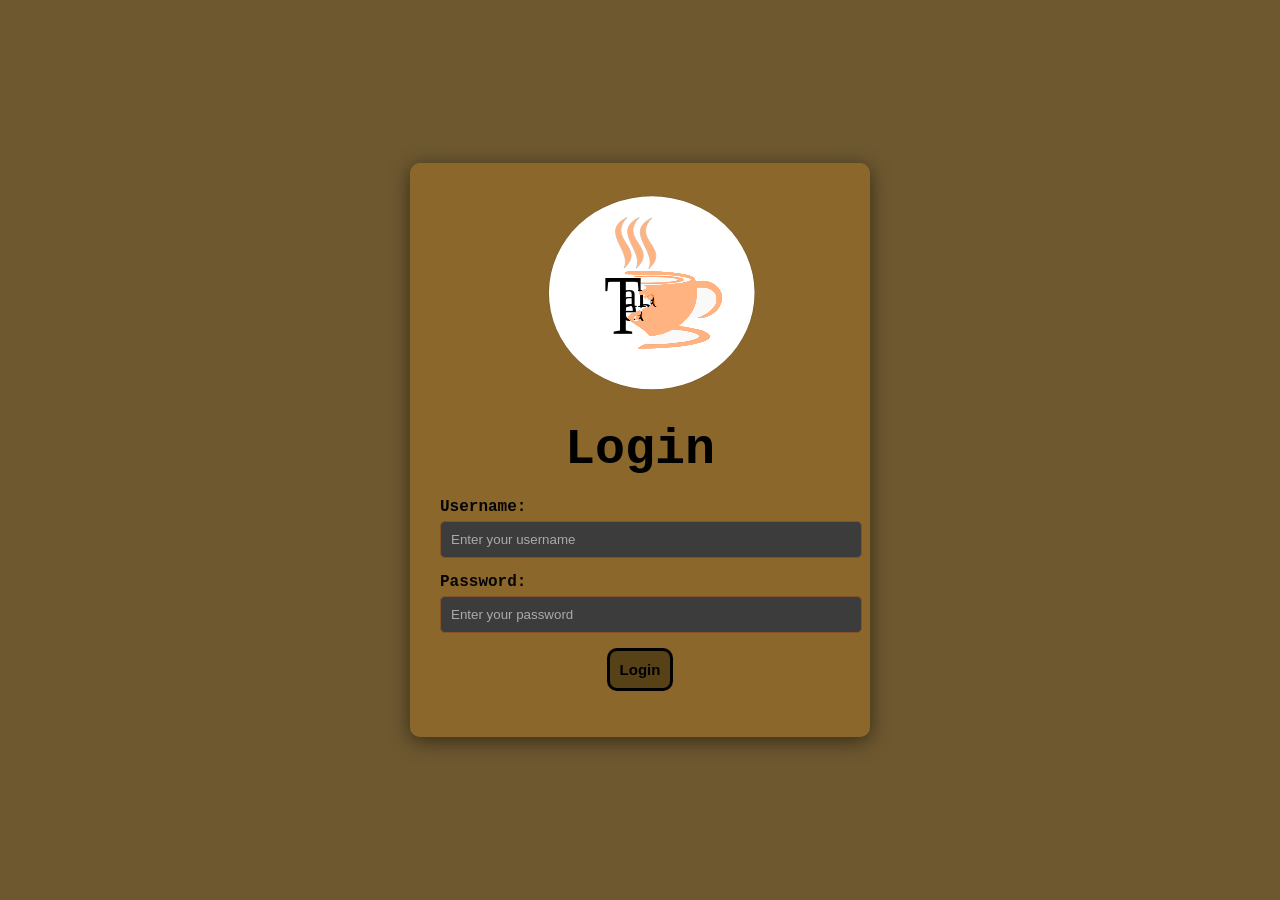
<file: index.html>
<!DOCTYPE html>
<html lang="en">
<head>
    <meta charset="UTF-8">
    <meta name="viewport" content="width=device-width, initial-scale=1.0">
    <title>Login Page</title>
    <style>
        body {
            font-family: 'Courier New', Courier, monospace;
            margin: 0;
            padding: 0;
            display: flex;
            justify-content: center;
            align-items: center;
            height: 100vh;
            background-color: #644d23ef;
            color: #ffffff; 
        }

        .login-container {
            background: #946c2cc8;
            padding: 30px;
            border-radius: 10px;
            box-shadow: 0 4px 20px rgba(0, 0, 0, 0.5);
            width: 400px;
            text-align: center;
        }

        h2 {
            margin-bottom: 20px;
            color: #000000;
            font-size: 50px;
            margin-top: -10px;
        }

        label {
            display: block;
            margin-bottom: 5px;
            color: #050505;
            text-align: left;
            font-weight: bold;
        }

        input {
            width: 100%;
            padding: 10px;
            margin-bottom: 15px;
            border: 1px solid #855127; 
            border-radius: 5px;
            background: #3c3c3c;
            color: #ffffff; 
        }

        input:focus {
            border-color: #e6d397; 
            outline: none;
            background: #e0c78f; 
        }

        button {
            padding: 10px;
            background-color: #ffffff00;
            color: rgb(0, 0, 0);
            font-size: 15px;
            font-weight: bold;
            border: solid;
            background-color: #493813c7;
            border-radius: 10px;
            cursor: pointer;
            transition: background-color 0.3s;
        }

        button:hover {
            background-color: #ffffff;
        }

        .error {
            color: red;
            margin-top: 10px;
        }

        .logo {
            width: 300px; 
            margin-bottom: 20px;
        }

    
        ::placeholder {
            color: #aaa; 
        }
    </style>
</head>
<body>
    <div class="login-container">
        <img src="photos/logo.svg" alt="Logo" class="logo">
        <h2>Login</h2>
        <form id="loginForm">
            <label for="username">Username:</label>
            <input type="text" id="username" name="username" placeholder="Enter your username" required>

            <label for="password">Password:</label>
            <input type="password" id="password" name="password" placeholder="Enter your password" required>

            <button type="submit">Login</button>
            <p id="error-message" class="error."></p>
        </form>
    </div>
 
    <script>
        document.getElementById('loginForm').addEventListener('submit', function(event) {
            event.preventDefault(); 
            const username = document.getElementById('username').value;
            const password = document.getElementById('password').value;

     
            if (username === 'prettymitzi' && password === '12345') {
                alert('Login successful!');
      
                window.location.href = 'home.html';
            } else {
                document.getElementById('error-message.').textContent = 'Invalid username or password.';
            }
        });
    </script>
</body>
</html>
</file>
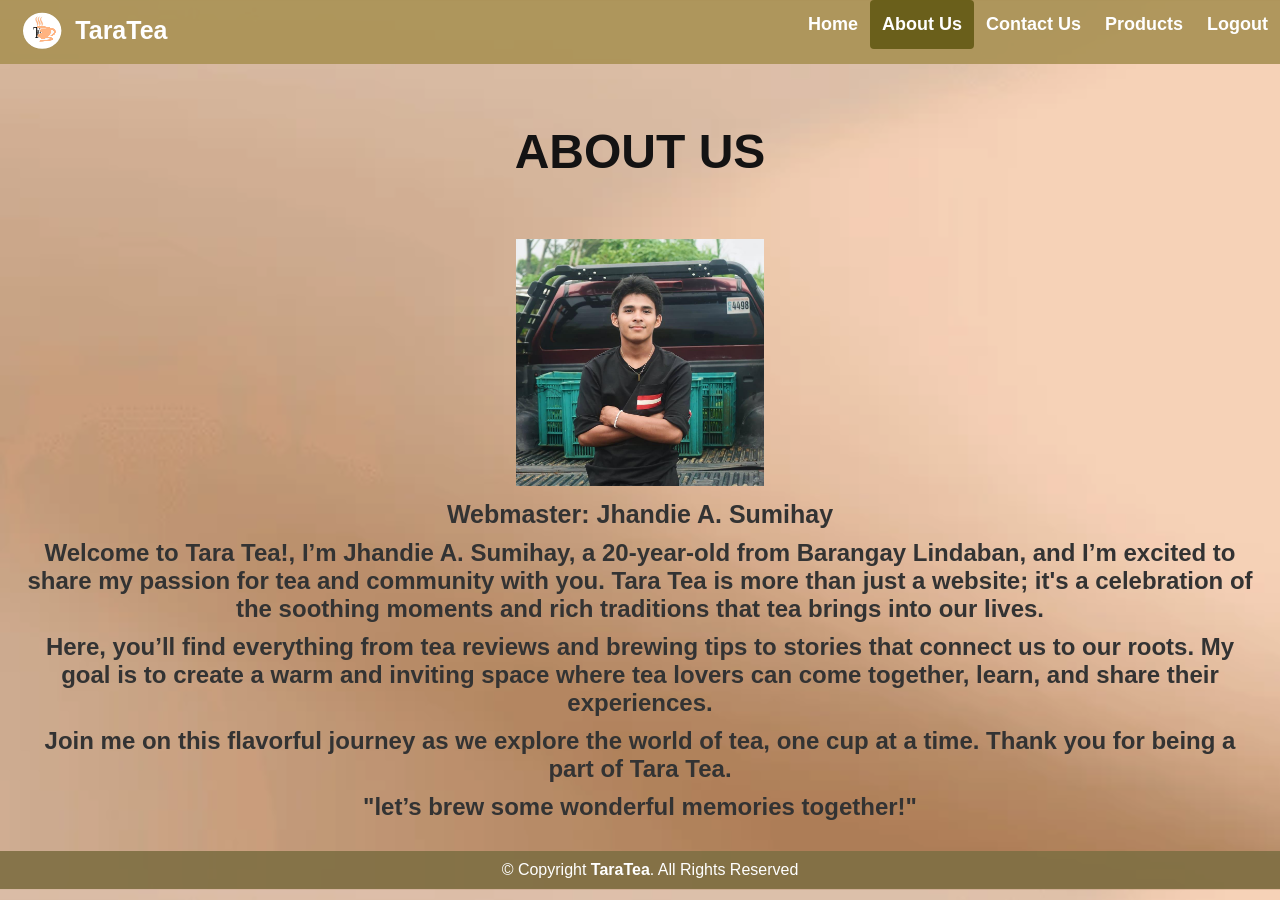
<file: aboutus.html>
<!DOCTYPE html>
<html lang="en">
<head>
    <meta charset="UTF-8">
    <meta name="viewport" content="width=device-width, initial-scale=1.0">
    <script src="photos/home.jpg" integrity="sha384-YvpcrYf0tY3lHB60NNkmXc5s9fDVZLESaAA55NDzOxhy9GkcIdslK1eN7N6jIeHz" crossorigin="anonymous"></script>
    <title>Jhandie</title>
    <style>
        body {
            font-family: Arial, sans-serif;
            margin: 0;
            padding: 0px 0px;
            background-image: url(photos/usab.webp);
            background-size: cover;
            color: #ffffff;
           
        }


        .header {
    overflow: hidden;
    background-color: rgba(170, 147, 85, 0.918);
}

.header a {
    float: left;
    color: white;
    text-align: center;
    padding: 12px;
    text-decoration: none;
    font-size: 18px;
    line-height: 25px;
    border-radius: 4px;
    font-family: Arial, Helvetica, sans-serif;
    font-weight: bold;
}

.header a.logo {
    font-size: 25px;
    font-weight: bold;
}

.header a:hover {
    background-color: rgba(90, 82, 11, 0.795);
    color: rgb(255, 255, 255);
}

.header a.active {
    background-color: rgba(90, 82, 11, 0.795);
    color: white;
}

.header-Right {
    float: right;
}
        section {
            padding: 20px;
            text-align: center;
        }

        footer {
            text-align: center;
            background-color: rgba(128, 112, 68, 0.918); 
            padding: 10px;
            position: relative;
            bottom: 0;
            width: 100%;
        }


        h1 {
            font-size: 48px;
            color: #141313;
        }

        h2, h4, h5, h6, hgroup {
            margin: 10px 0;
            color: #333; 
            text-align: center;
        }

        h3 {
            font-size: 25px;
            margin: 10px 0;
            color: #333; 
            text-align: center;
        }

    </style>
</head>
<body>
    <header>
        <div class="header">
            <div class="header-Left">
                <a href="home.html" class="logo">
                    <img src="photos/logo.svg" alt="Logo" class="logo-img" style="height: 40px; vertical-align: middle;">
                    TaraTea
                </a>
            </div>
            <div class="header-Right">
                <a href="home.html">Home</a>
                <a class="active" href="aboutus.html">About Us</a>
                <a href="contactus.html">Contact Us</a>
                <a href="product1.html">Products</a>
                <a href="#" id="logout" onclick="logout()">Logout</a>
            </div>
        </div>
    </header>
    
    <section>
        <h1>ABOUT US</h1>
        <img src="photos/self - Copy.jpg" 
        alt="A beautiful moment captured" style="max-width: 20%; height: auto; margin-top: 20px;">
        <h3>Webmaster: Jhandie A. Sumihay </h3>
        <h2>Welcome to Tara Tea!, I’m Jhandie A. Sumihay, a 20-year-old from Barangay Lindaban, and I’m excited to share my passion for tea and community with you. Tara Tea is more than just a website; it's a celebration of the soothing moments and rich traditions that tea brings into our lives.</h2>
        <h2>Here, you’ll find everything from tea reviews and brewing tips to stories that connect us to our roots. My goal is to create a warm and inviting space where tea lovers can come together, learn, and share their experiences.</h2>
        <h2>Join me on this flavorful journey as we explore the world of tea, one cup at a time. Thank you for being a part of Tara Tea.</h2>
        <h2>"let’s brew some wonderful memories together!"</h2>
       
    </section>
    

    <footer>
        <div class="footer">
            © Copyright <strong><span>TaraTea</span></strong>. All Rights Reserved
        </div>
    </footer>

    <script>
        function logout() {
            alert("You have been logged out!");
            window.location.href = "index.html"; 
        }
    </script>
</body>
</html>
</file>
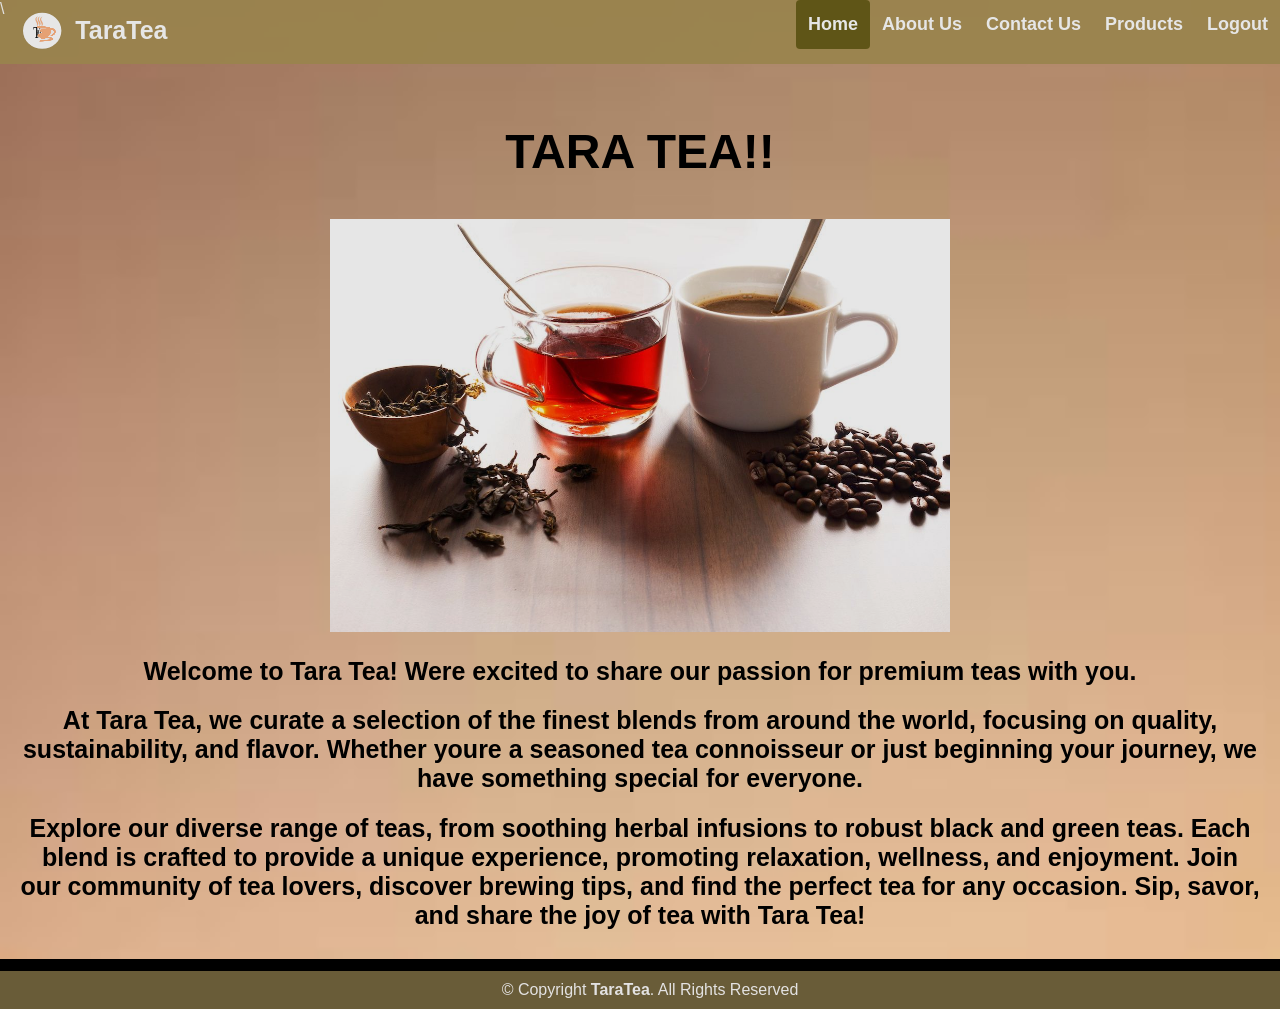
<file: home.html>
<!DOCTYPE html>
<html lang="en">
<head>
    <meta charset="UTF-8">
    <meta name="viewport" content="width=device-width, initial-scale=1.0">\
    <script src="https://cdn.jsdelivr.net/npm/bootstrap@5.3.3/dist/js/bootstrap.bundle.min.js" integrity="sha384-YvpcrYf0tY3lHB60NNkmXc5s9fDVZLESaAA55NDzOxhy9GkcIdslK1eN7N6jIeHz" crossorigin="anonymous"></script>
    <script src="https://cdn.jsdelivr.net/npm/bootstrap@5.3.3/dist/js/bootstrap.bundle.min.js" integrity="sha384-YvpcrYf0tY3lHB60NNkmXc5s9fDVZLESaAA55NDzOxhy9GkcIdslK1eN7N6jIeHz" crossorigin="anonymous"></script>
    <title>TaraTea</title>

    <style>
        body {
            font-family: Arial, sans-serif;
            margin: 0;
            padding: 0px 0px;
            background-image: url(photos/puli.jfif);
            background-color: #000000; 
            color: #fcfbfb; 
        }

        body {
    background-image: url("photos/puli.jfif"); 
    background-repeat: no-repeat;
    background-size: cover;
    background-attachment: fixed; 
    filter: brightness(0.9); 
}

        .header {
    overflow: hidden;
    background-color: rgba(170, 147, 85, 0.918); 
    margin-top: -18px;
}

.header a {
    float: left;
    color: white;
    text-align: center;
    padding: 12px;
    text-decoration: none;
    font-size: 18px;
    line-height: 25px;
    border-radius: 4px;
    font-family: Arial, Helvetica, sans-serif;
    font-weight: bold;
}

.header a.logo {
    font-size: 25px;
    font-weight: bold;
}

.header a:hover {
    background-color: rgba(90, 82, 11, 0.795);
    color: rgb(255, 255, 255);
}

.header a.active {
    background-color: rgba(90, 82, 11, 0.795);
    color: white;

}

.header-Right {
    float: right;
}

        section {
            padding: 20px;
            text-align: center;
        }

        footer {
            text-align: center;
            background-color: rgba(128, 112, 68, 0.918);
            padding: 10px;
            position: relative;
            bottom: 0;
            width: 100%;
        }

        h1 {
            font-size: 48px; 
            color: #000000;
        }

        h2 {
            font-size: 25px; 
            color: #000000; 
        }
    </style>
</head>
<body>
    <header>
        <div class="header">
            <div class="header-Left">
                <a href="index.html" class="logo">
                    <img src="photos/logo.svg" alt="Logo" class="logo-img" style="height: 40px; vertical-align: middle;">
                    TaraTea
                </a>
            </div>
            <div class="header-Right">
                <a class="active" href="home.html">Home</a>
                <a href="aboutus.html">About Us</a>
                <a href="contactus.html">Contact Us</a>
                <a href="product1.html">Products</a>
                <a href="#" id="logout" onclick="logout()">Logout</a> 
            </div>
        </div>
    </header>
    
    <body>
        <header>
         
        </header>
        
        <div class="main-content">
            <section>
                <h1>TARA TEA!!</h1>
<img src="photos/coftea.jpeg"  alt="A beautiful moment captured" style="max-width: 50%; height: auto; margin-top: 0px;">

                <h2>Welcome to Tara Tea! Were excited to share our passion for premium teas with you. </h2>
                    <h2>At Tara Tea, we curate a selection of the finest blends from around the world, focusing on quality, sustainability, and flavor. Whether youre a seasoned tea connoisseur or just beginning your journey, we have something special for everyone.</h2>

                    <h2>Explore our diverse range of teas, from soothing herbal infusions to robust black and green teas. Each blend is crafted to provide a unique experience, promoting relaxation, wellness, and enjoyment. Join our community of tea lovers, discover brewing tips, and find the perfect tea for any occasion.
                    
                    Sip, savor, and share the joy of tea with Tara Tea!</h2>
            </section>
        </div>
    
        <footer class="footer">
            © Copyright <strong><span>TaraTea</span></strong>. All Rights Reserved
        </footer>
    
        <script>
            function logout() {
                alert("You have been logged out!");
                window.location.href = "index.html"; 
            }
        </script>
    </body>
    
    
</body>
</html>
</file>
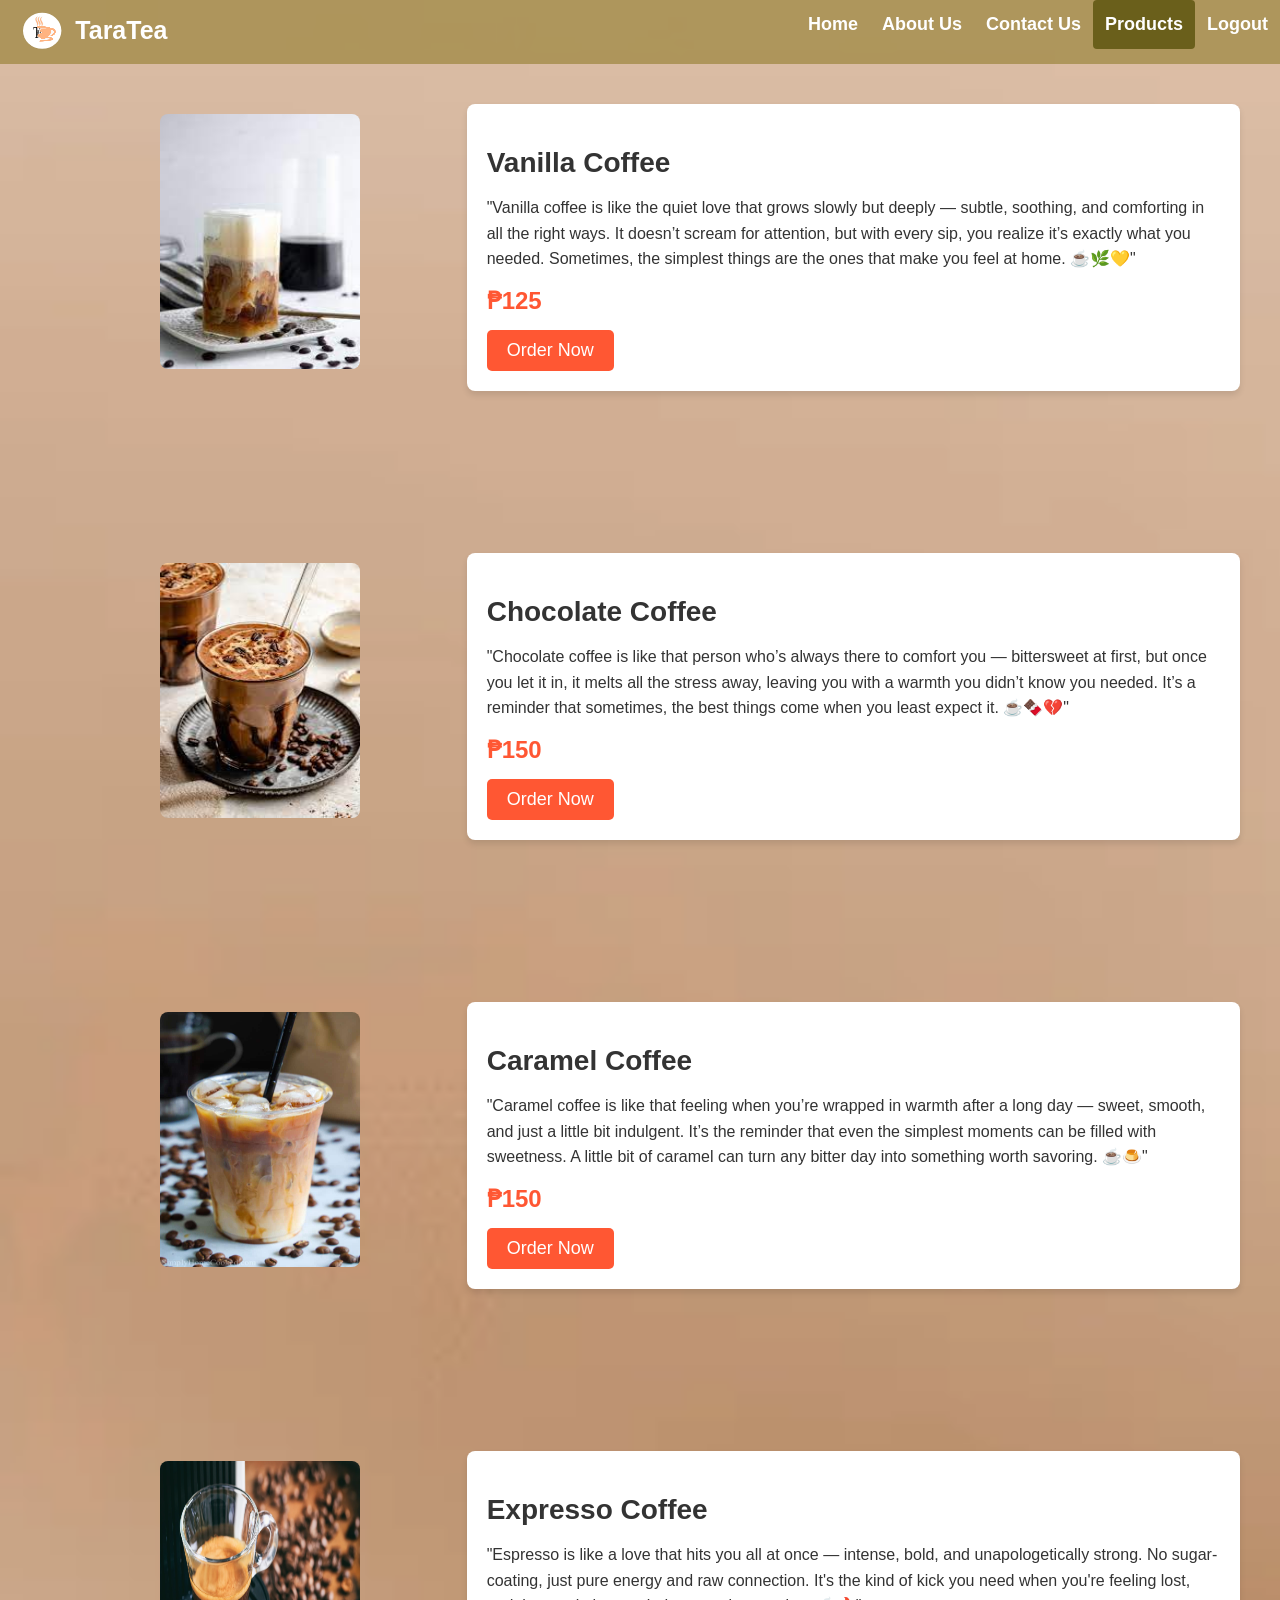
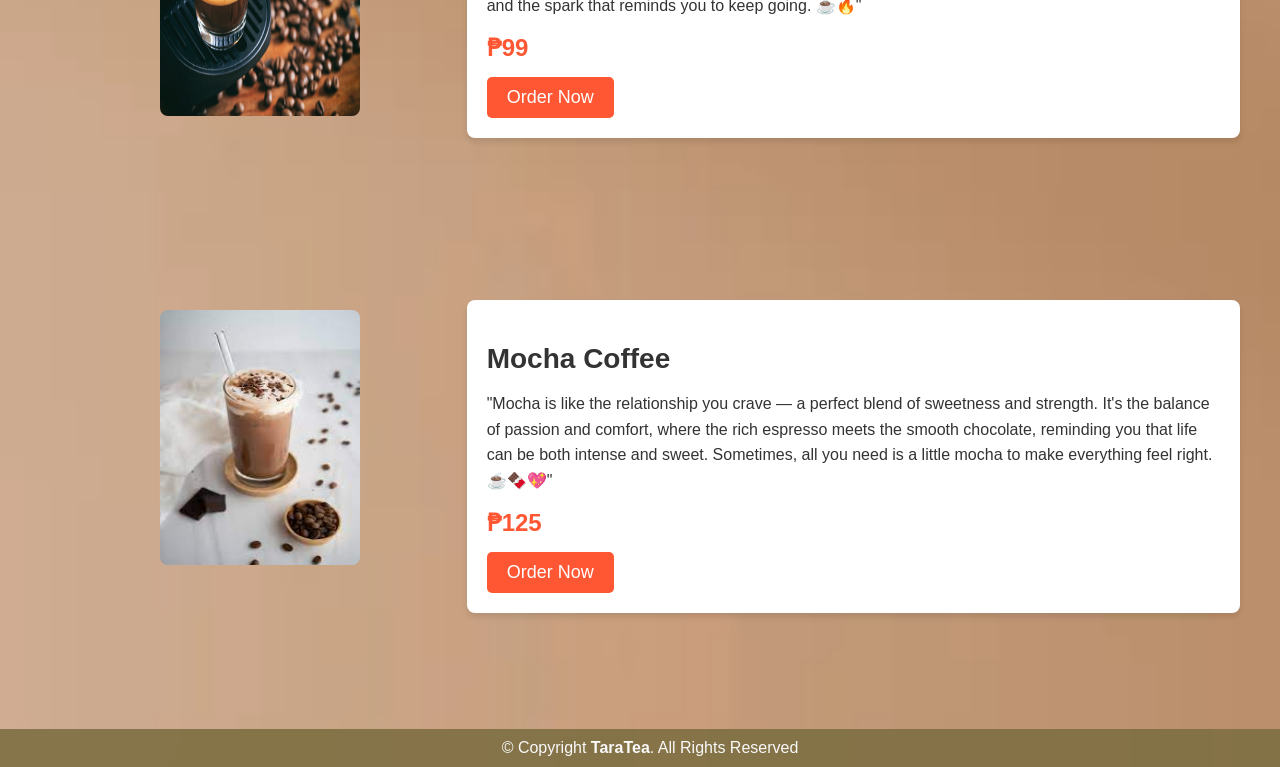
<file: product1.html>
<!DOCTYPE html>
<html lang="en">
<head>
    <meta charset="UTF-8">
    <meta name="viewport" content="width=device-width, initial-scale=1.0">
    <title>Product Details</title>
    <style>
        body {
            font-family: Arial, sans-serif;
            margin: 0;
            padding: 0px 0px;
            background-image: url(photos/kape.webp);
            background-size: cover;
            background-color: #333;
            color: #fafafa; 
           
        }
        


        .header {
    overflow: hidden;
    background-color: rgba(170, 147, 85, 0.918); 
}

.header a {
    float: left;
    color: white;
    text-align: center;
    padding: 12px;
    text-decoration: none;
    font-size: 18px;
    line-height: 25px;
    border-radius: 4px;
    font-family: Arial, Helvetica, sans-serif;
    font-weight: bold;
}

.header a.logo {
    font-size: 25px;
    font-weight: bold;
}

.header a:hover {
    background-color: rgba(90, 82, 11, 0.795);
    color: rgb(255, 255, 255);
}

.header a.active {
    background-color: rgba(90, 82, 11, 0.795);
    color: white;
}

.header-Right {
    float: right;
}
        body {
            font-family: Arial, sans-serif;
            margin: 0;
            padding: 0;
            background-color: #f9f9f9;
            color: #333;
        }

        .product-detail {
            display: flex;
            justify-content: center;
            align-items: flex-start;
            margin: 20px;
            padding: 20px;
        }

        .product-image {
            flex: 1;
            padding: 20px;
        }

        .product-image img {
            width: 100%;
            height: auto;
            border-radius: 8px;
        }

        .product-info {
            flex: 2;
            padding: 20px;
            background-color: white;
            border-radius: 8px;
            box-shadow: 0px 4px 6px rgba(0, 0, 0, 0.1);
            margin-left: 20px;
        }

        .product-info h2 {
            font-size: 28px;
            margin-bottom: 15px;
        }

        .product-info p {
            font-size: 16px;
            line-height: 1.6;
            margin-bottom: 15px;
        }

        .price {
            font-size: 24px;
            font-weight: bold;
            color: #FF5733;
            margin-bottom: 15px;
        }

        .buy-button {
            background-color: #FF5733;
            color: white;
            padding: 10px 20px;
            border: none;
            font-size: 18px;
            cursor: pointer;
            border-radius: 5px;
        }

        .buy-button:hover {
            background-color: #e14e2d;
        }

        .additional-images {
            margin-top: 30px;
            display: flex;
            flex-direction: column;
            align-items: center;
        }

        .image-item {
            background-color: white;
            border-radius: 8px;
            box-shadow: 0px 4px 6px rgba(0, 0, 0, 0.1);
            padding: 20px;
            margin-bottom: 30px;
            width: 80%;
            text-align: center;
        }

        .image-item img {
            width: 20%;
            height: auto;
            border-radius: 8px;
        }

        .image-item .image-info {
            padding: 15px;
        }

        .image-item .image-info h3 {
            font-size: 22px;
            color: #333;
            margin-bottom: 10px;
        }

        .image-item .price {
            font-size: 18px;
            font-weight: bold;
            color: #FF5733;
            margin-bottom: 10px;
        }

        .image-item .buy-now-section {
            margin-top: 10px;
        }

        .image-item .buy-now-section p {
            font-size: 14px;
            color: #555;
        }

        footer {
            text-align: center;
            background-color: rgba(128, 112, 68, 0.918);
            color: #f9f9f9;
            padding: 10px;
            position: relative;
            bottom: 0;
            width: 100%;
        
        }

    </style>
</head>
<body>
    <header>
        <div class="header">
            <div class="header-Left">
                <a href="home.html" class="logo">
                    <img src="photos/logo.svg" alt="Logo" class="logo-img" style="height: 40px; vertical-align: middle;">
                    TaraTea
                </a>
            </div>
            <div class="header-Right">
                <a href="home.html">Home</a>
                <a href="aboutus.html">About Us</a>
                <a href="contactus.html">Contact Us</a>
                <a class="active" href="product1.html">Products</a>
                <a href="#" id="logout" onclick="logout()">Logout</a>
            </div>
        </div>
    </header>

    <!-- Product 1: Vanilla Coffee -->
    <div class="product-detail">
        <div class="product-image">
            <img src="photos/vanilla coffee.jfif" alt="Vanilla Flavor" style="width: 200px; height: 255px; margin-left: 100px; margin-bottom: 100px; margin-top: -10px;">
        </div>
        <div class="product-info">
            <h2>Vanilla Coffee</h2>
            <p>"Vanilla coffee is like the quiet love that grows slowly but deeply — subtle, soothing, and comforting in all the right ways. It doesn’t scream for attention, but with every sip, you realize it’s exactly what you needed. Sometimes, the simplest things are the ones that make you feel at home. ☕🌿💛"</p>
            <div class="price">₱125</div>
            <button class="buy-button" onclick="orderNow('Vanilla Coffee', 125)">Order Now</button>
        </div>
    </div>

    <!-- Product 2: Chocolate Coffee -->
    <div class="product-detail">
        <div class="product-image">
            <img src="photos/chocolate coffee.jfif" alt="Chocolate Flavor" style="width: 200px; height: 255px; margin-left: 100px; margin-bottom: 100px; margin-top: -10px;">
        </div>
        <div class="product-info">
            <h2>Chocolate Coffee</h2>
            <p>"Chocolate coffee is like that person who’s always there to comfort you — bittersweet at first, but once you let it in, it melts all the stress away, leaving you with a warmth you didn’t know you needed. It’s a reminder that sometimes, the best things come when you least expect it. ☕🍫💔"</p>
            <div class="price">₱150</div>
            <button class="buy-button" onclick="orderNow('Chocolate Coffee', 150)">Order Now</button>
        </div>
    </div>

    <!-- Product 3: Caramel Coffee -->
    <div class="product-detail">
        <div class="product-image">
            <img src="photos/caramel coffee.jpg" alt="Caramel Flavor" style="width: 200px; height: 255px; margin-left: 100px; margin-bottom: 100px; margin-top: -10px;">
        </div>
        <div class="product-info">
            <h2>Caramel Coffee</h2>
            <p>"Caramel coffee is like that feeling when you’re wrapped in warmth after a long day — sweet, smooth, and just a little bit indulgent. It’s the reminder that even the simplest moments can be filled with sweetness. A little bit of caramel can turn any bitter day into something worth savoring. ☕🍮"</p>
            <div class="price">₱150</div>
            <button class="buy-button" onclick="orderNow('Caramel Coffee', 150)">Order Now</button>
        </div>
    </div>

    <!-- Product 4: Expresso Coffee -->
    <div class="product-detail">
        <div class="product-image">
            <img src="photos/expresso coffee.webp" alt="Expresso Flavor" style="width: 200px; height: 255px; margin-left: 100px; margin-bottom: 100px; margin-top: -10px;">
        </div>
        <div class="product-info">
            <h2>Expresso Coffee</h2>
            <p>"Espresso is like a love that hits you all at once — intense, bold, and unapologetically strong. No sugar-coating, just pure energy and raw connection. It's the kind of kick you need when you're feeling lost, and the spark that reminds you to keep going. ☕🔥"</p>
            <div class="price">₱99</div>
            <button class="buy-button" onclick="orderNow('Expresso Coffee', 99)">Order Now</button>
        </div>
    </div>

    <!-- Product 5: Mocha Coffee -->
    <div class="product-detail">
        <div class="product-image">
            <img src="photos/mocha coffee.jfif" alt="Mocha Flavor" style="width: 200px; height: 255px; margin-left: 100px; margin-bottom: 100px; margin-top: -10px;">
        </div>
        <div class="product-info">
            <h2>Mocha Coffee</h2>
            <p>"Mocha is like the relationship you crave — a perfect blend of sweetness and strength. It's the balance of passion and comfort, where the rich espresso meets the smooth chocolate, reminding you that life can be both intense and sweet. Sometimes, all you need is a little mocha to make everything feel right. ☕🍫💖"</p>
            <div class="price">₱125</div>
            <button class="buy-button" onclick="orderNow('Mocha Coffee', 125)">Order Now</button>
        </div>
    </div>

    <footer>
        © Copyright <strong><span>TaraTea</span></strong>. All Rights Reserved
    </footer>

    <script>
        function orderNow(productName, price) {
            alert("You have ordered " + productName + " for ₱" + price + ".");
        }

        function logout() {
            alert("You have been logged out!");
            window.location.href = "index.html"; 
        }
    </script>
</body>
</html>
</file>
